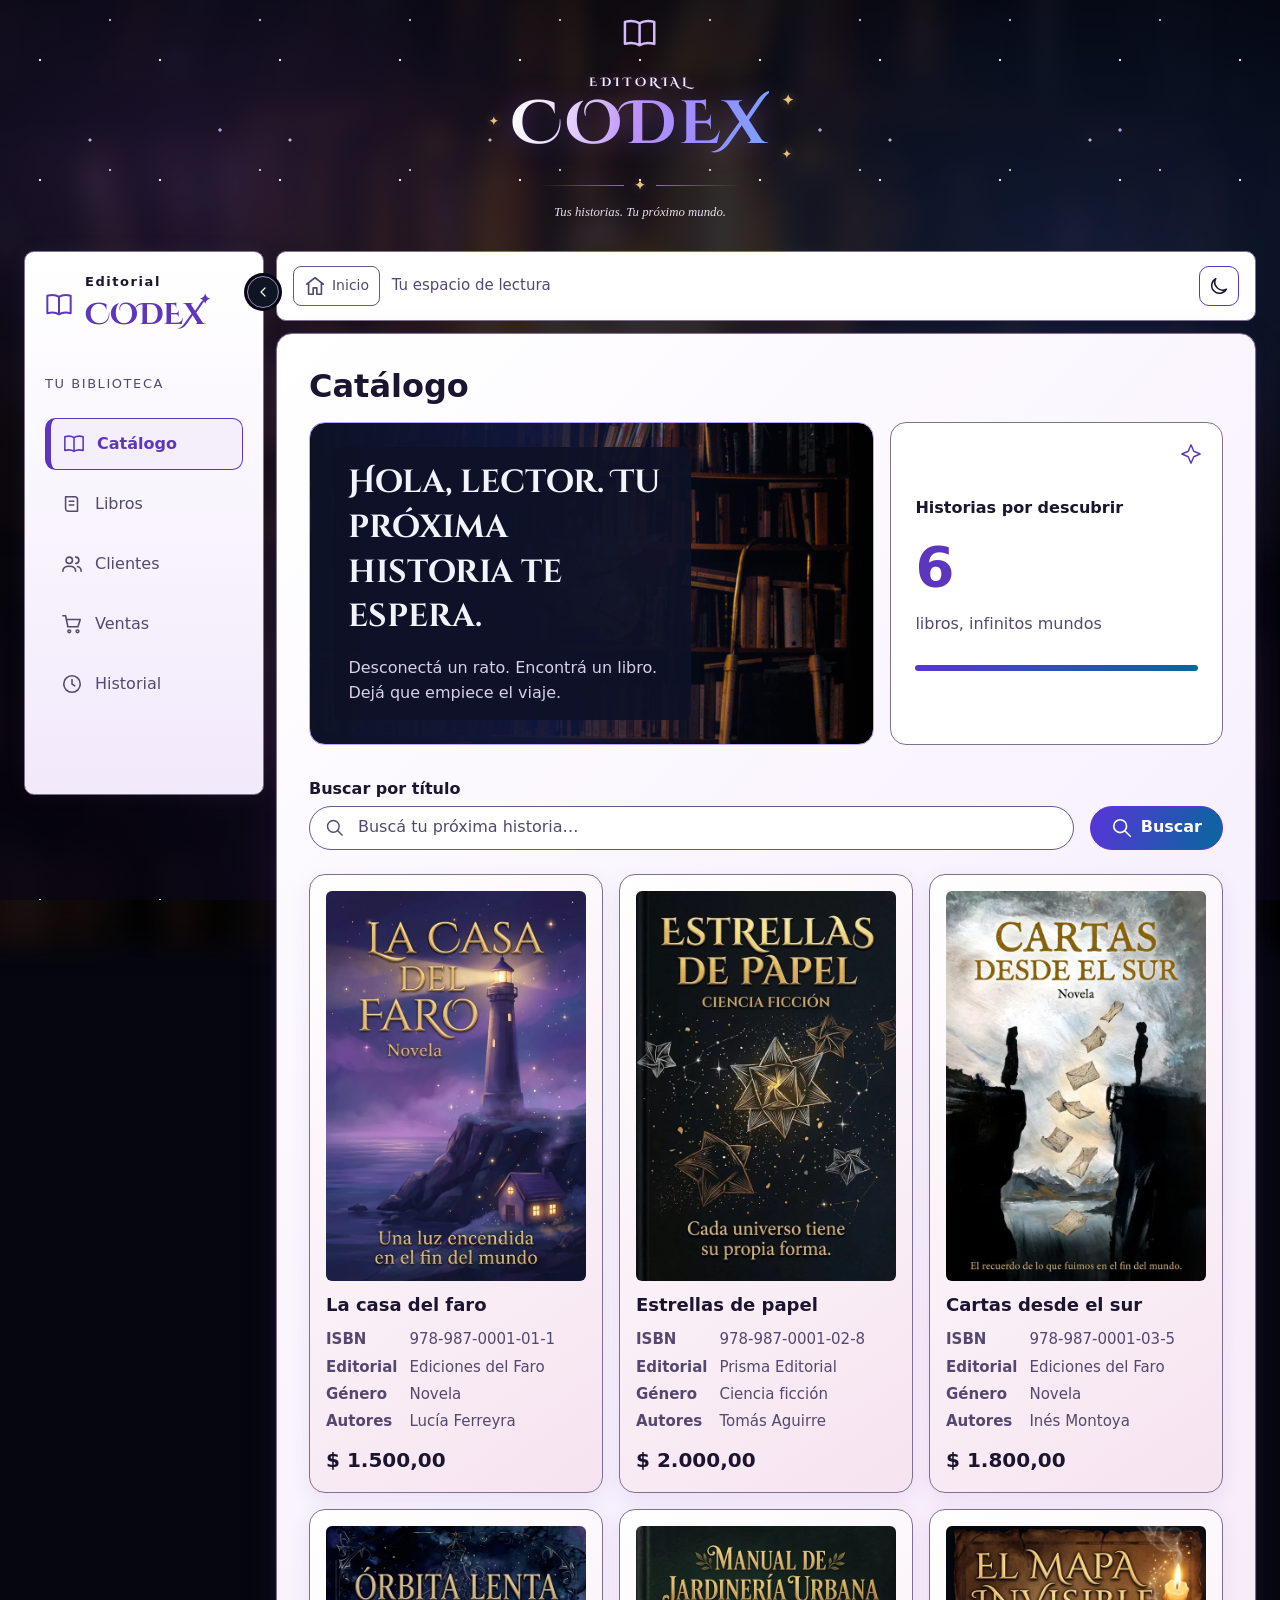
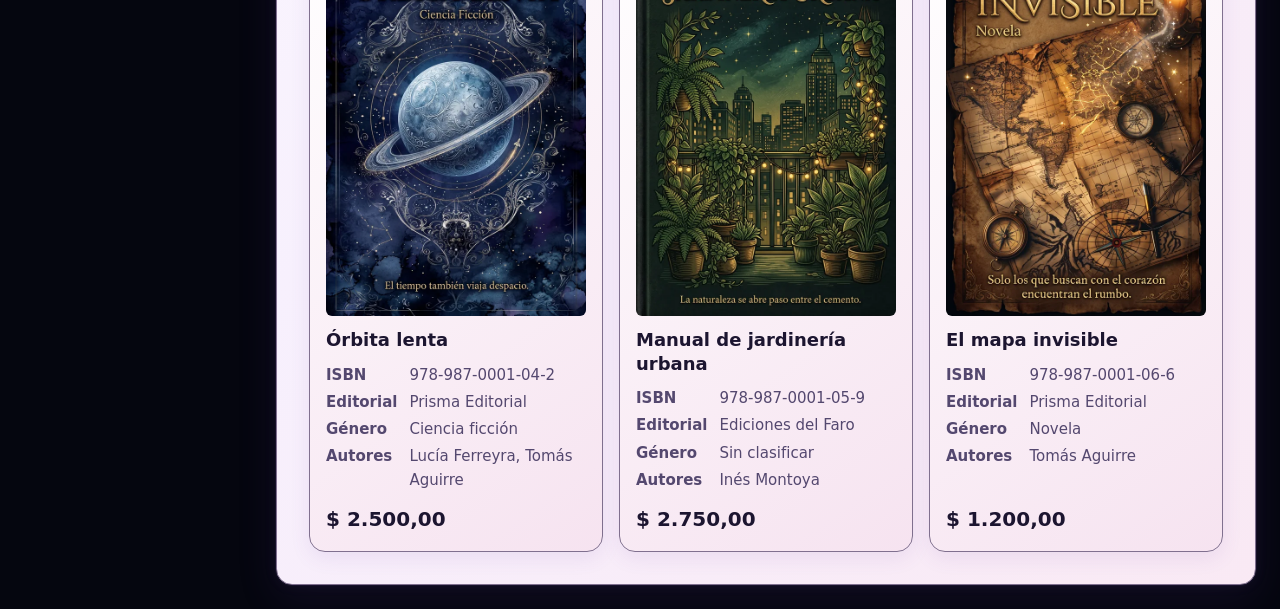
<file: frontend/index.html>
<!DOCTYPE html>
<html lang="es">
<head>
  <meta charset="UTF-8">
  <meta name="viewport" content="width=device-width, initial-scale=1">
  <title>Editorial Codex</title>
  <link rel="icon" href="assets/img/favicon.svg" type="image/svg+xml">
  <link rel="stylesheet" href="css/styles.css">
  <script src="js/data.js" defer></script>
  <script src="js/storage.js" defer></script>
  <script src="js/app.js" defer></script>
</head>
<body>
  <a class="salto" href="#contenido">Saltar al contenido</a>

  <header class="marca">
    <svg class="marca__libro" viewBox="0 0 24 24" aria-hidden="true" focusable="false"><path d="M12 5c-3-2-6-2-10-1v15c4-1 7-1 10 1 3-2 6-2 10-1V4c-4-1-7-1-10 1Zm0 0v15"/></svg>
    <h1 class="marca__titulo">
      <a class="marca__enlace" href="#catalogo"><span class="marca__editorial">Editorial</span> <span class="marca__codex">Codex</span><span class="marca__estrella marca__estrella--primera" aria-hidden="true">&#10022;</span><span class="marca__estrella marca__estrella--segunda" aria-hidden="true">&#10022;</span><span class="marca__estrella marca__estrella--tercera" aria-hidden="true">&#10022;</span></a>
    </h1>
    <div class="marca__ornamento" aria-hidden="true"><span>&#10022;</span></div>
    <p class="marca__lema">Tus historias. Tu próximo mundo.</p>
  </header>

  <div class="aplicacion">
    <div id="sidebar-velo" class="sidebar__velo"></div>

    <aside id="sidebar" class="sidebar" aria-label="Menú lateral">
      <div class="sidebar__cabecera">
        <svg class="sidebar__emblema" viewBox="0 0 24 24" aria-hidden="true" focusable="false"><path d="M12 5c-3-2-6-2-10-1v15c4-1 7-1 10 1 3-2 6-2 10-1V4c-4-1-7-1-10 1Zm0 0v15"/></svg>
        <p class="sidebar__marca"><span class="sidebar__editorial">Editorial</span><strong class="sidebar__codex">CODEX<span class="sidebar__estrella" aria-hidden="true">✦</span></strong></p>
        <button id="menu-cerrar" class="sidebar__cerrar" type="button" aria-controls="sidebar" aria-label="Cerrar menú"><svg class="boton__icono" viewBox="0 0 24 24" aria-hidden="true" focusable="false"><path d="m6 6 12 12M18 6 6 18"/></svg></button>
      </div>

      <p class="sidebar__rotulo">TU BIBLIOTECA</p>
      <nav id="nav-principal" class="navegacion" aria-label="Principal">
        <ul class="navegacion__lista">
          <li class="navegacion__item"><a class="navegacion__enlace" href="#catalogo"><svg class="navegacion__icono" viewBox="0 0 24 24" aria-hidden="true" focusable="false"><path d="M12 5c-3-2-6-2-10-1v15c4-1 7-1 10 1 3-2 6-2 10-1V4c-4-1-7-1-10 1Zm0 0v15"/></svg><span class="navegacion__texto">Catálogo</span><span class="navegacion__tooltip" aria-hidden="true">Catálogo</span></a></li>
          <li class="navegacion__item"><a class="navegacion__enlace" href="#libros"><svg class="navegacion__icono" viewBox="0 0 24 24" aria-hidden="true" focusable="false"><path d="M5 4h10a3 3 0 0 1 3 3v13H8a3 3 0 0 1-3-3Z"/><path d="M9 9h5M9 13h5"/></svg><span class="navegacion__texto">Libros</span><span class="navegacion__tooltip" aria-hidden="true">Libros</span></a></li>
          <li class="navegacion__item"><a class="navegacion__enlace" href="#clientes"><svg class="navegacion__icono" viewBox="0 0 24 24" aria-hidden="true" focusable="false"><circle cx="9" cy="8" r="3.5"/><path d="M2 20c0-3.500 3-5.500 7-5.500s7 2 7 5.500"/><path d="M16 4.500a3.500 3.500 0 0 1 0 7M18 14.800c2.500.6 4 2.400 4 5.200"/></svg><span class="navegacion__texto">Clientes</span><span class="navegacion__tooltip" aria-hidden="true">Clientes</span></a></li>
          <li class="navegacion__item"><a class="navegacion__enlace" href="#ventas"><svg class="navegacion__icono" viewBox="0 0 24 24" aria-hidden="true" focusable="false"><circle cx="9" cy="20" r="1.500"/><circle cx="18" cy="20" r="1.500"/><path d="M2 3h3l2.500 12h11L21 7H6"/></svg><span class="navegacion__texto">Ventas</span><span class="navegacion__tooltip" aria-hidden="true">Ventas</span></a></li>
          <li class="navegacion__item"><a class="navegacion__enlace" href="#historial"><svg class="navegacion__icono" viewBox="0 0 24 24" aria-hidden="true" focusable="false"><circle cx="12" cy="12" r="9"/><path d="M12 7v5l3 2"/></svg><span class="navegacion__texto">Historial</span><span class="navegacion__tooltip" aria-hidden="true">Historial</span></a></li>
        </ul>
      </nav>

      <button id="sidebar-colapsar" class="sidebar__colapsar" type="button" aria-controls="sidebar" aria-expanded="true" aria-label="Colapsar menú"><svg class="boton__icono" viewBox="0 0 24 24" aria-hidden="true" focusable="false"><path d="m9 6 6 6-6 6"/></svg></button>
    </aside>

    <div class="principal">
      <section class="barra" aria-label="Barra superior">
        <button id="menu-abrir" class="barra__hamburguesa" type="button" aria-controls="sidebar" aria-expanded="false" aria-label="Abrir menú"><svg class="boton__icono" viewBox="0 0 24 24" aria-hidden="true" focusable="false"><path d="M4 7h16M4 12h16M4 17h16"/></svg></button>
        <a class="barra__inicio" href="#catalogo"><svg class="boton__icono" viewBox="0 0 24 24" aria-hidden="true" focusable="false"><path d="m3 10 9-7 9 7M5 9v12h5v-7h4v7h5V9"/></svg>Inicio</a>
        <span class="barra__texto">Tu espacio de lectura</span>
        <button id="tema-alternar" class="tema-alternar" type="button" aria-pressed="false" aria-label="Activar tema claro"><svg class="tema-alternar__icono tema-alternar__icono--sol" viewBox="0 0 24 24" aria-hidden="true" focusable="false"><circle cx="12" cy="12" r="4"/><path d="M12 2v2m0 16v2M2 12h2m16 0h2M5 5l1.5 1.5m11 11L19 19M5 19l1.5-1.5m11-11L19 5"/></svg><svg class="tema-alternar__icono tema-alternar__icono--luna" viewBox="0 0 24 24" aria-hidden="true" focusable="false"><path d="M20 15.5A8.5 8.5 0 0 1 8.5 4 8.5 8.5 0 1 0 20 15.5Z"/></svg></button>
      </section>

      <main id="contenido" tabindex="-1">
  <div id="error-persistencia" class="mensaje mensaje--error" role="alert" hidden>
    <strong>Error de datos:</strong> Se detectó un problema con la información guardada y se restauraron los valores iniciales. Tus cambios recientes podrían no estar disponibles.
  </div>

        <!-- Vista: Catálogo -->
        <section id="catalogo" class="vista" aria-labelledby="titulo-catalogo">
          <h2 id="titulo-catalogo" class="vista__titulo" tabindex="-1">Catálogo</h2>
          <div class="bienvenida">
            <div class="bienvenida__banner">
              <div class="bienvenida__contenido">
              <p class="bienvenida__titulo">Hola, lector. Tu próxima historia te espera.</p>
              <p class="bienvenida__texto">Desconectá un rato. Encontrá un libro. Dejá que empiece el viaje.</p>
              </div>
            </div>
            <div class="bienvenida__resumen">
              <svg class="bienvenida__destello" viewBox="0 0 24 24" aria-hidden="true" focusable="false"><path d="m12 2 3 7 7 3-7 3-3 7-3-7-7-3 7-3Z"/></svg>
              <p class="bienvenida__etiqueta">Historias por descubrir</p>
              <p class="bienvenida__cantidad">6</p>
              <p class="bienvenida__detalle">libros, infinitos mundos</p>
              <span class="bienvenida__linea" aria-hidden="true"></span>
            </div>
          </div>

          <form id="form-busqueda" class="formulario formulario--busqueda" novalidate>
            <div class="formulario__campo">
              <label class="formulario__etiqueta" for="catalogo-busqueda">Buscar por título</label>
              <div class="formulario__buscador"><svg class="formulario__lupa" viewBox="0 0 24 24" aria-hidden="true" focusable="false"><circle cx="10" cy="10" r="7"/><path d="m15 15 6 6"/></svg><input class="formulario__control" type="search" id="catalogo-busqueda" name="busqueda" placeholder="Buscá tu próxima historia…"></div>
            </div>
            <div class="formulario__acciones">
              <button class="boton boton--primario boton--buscar" type="submit"><svg class="boton__icono" viewBox="0 0 24 24" aria-hidden="true" focusable="false"><circle cx="10" cy="10" r="7"/><path d="m15 15 6 6"/></svg>Buscar</button>
            </div>
          </form>

          <p id="catalogo-resultados" class="solo-lectores" role="status" aria-live="polite"></p>

          <p id="catalogo-sin-resultados" class="mensaje mensaje--vacio" hidden>No se encontraron libros que coincidan con la búsqueda.</p>
          <p id="catalogo-vacio" class="mensaje mensaje--vacio" hidden>Todavía no hay libros en el catálogo.</p>

          <div id="catalogo-lista" class="vista__lista">
            <!-- Las tarjetas se renderizan desde el array `libros` (C-04) -->
          </div>
        </section>

        <!-- Vista: Libros -->
        <section id="libros" class="vista" aria-labelledby="titulo-libros">
          <h2 id="titulo-libros" class="vista__titulo" tabindex="-1">Libros</h2>

          <form id="form-libro" class="formulario formulario--registro" novalidate>
            <div class="formulario__cabecera"><h3 class="formulario__titulo">Registrar libro</h3><p class="formulario__ayuda">Completá los datos del libro y elegí sus autores.</p></div>
            <div class="formulario__campo">
              <label class="formulario__etiqueta" for="libro-titulo">Título</label>
              <input class="formulario__control" type="text" id="libro-titulo" name="titulo">
            </div>
            <div class="formulario__campo">
              <label class="formulario__etiqueta" for="libro-isbn">ISBN</label>
              <input class="formulario__control" type="text" id="libro-isbn" name="isbn">
            </div>
            <div class="formulario__campo">
              <label class="formulario__etiqueta" for="libro-precio">Precio (ARS)</label>
              <input class="formulario__control" type="number" id="libro-precio" name="precio" step="0.01" inputmode="decimal">
            </div>
            <div class="formulario__campo">
              <label class="formulario__etiqueta" for="libro-editorial">Editorial</label>
              <select class="formulario__control" id="libro-editorial" name="editorialId">
                <option value="ed-1">Ediciones del Faro</option>
                <option value="ed-2">Prisma Editorial</option>
              </select>
            </div>
            <div class="formulario__campo">
              <label class="formulario__etiqueta" for="libro-genero">Género</label>
              <select class="formulario__control" id="libro-genero" name="generoId">
                <option value="">Sin clasificar</option>
                <option value="ge-1">Novela</option>
                <option value="ge-2">Ciencia ficción</option>
              </select>
            </div>
            <fieldset id="libro-autores" class="formulario__grupo">
              <legend class="formulario__leyenda">Autores</legend>
              <div class="formulario__opcion">
                <input type="checkbox" id="libro-autor-1" name="autorIds" value="au-1">
                <label for="libro-autor-1">Lucía Ferreyra</label>
              </div>
              <div class="formulario__opcion">
                <input type="checkbox" id="libro-autor-2" name="autorIds" value="au-2">
                <label for="libro-autor-2">Tomás Aguirre</label>
              </div>
              <div class="formulario__opcion">
                <input type="checkbox" id="libro-autor-3" name="autorIds" value="au-3">
                <label for="libro-autor-3">Inés Montoya</label>
              </div>
            </fieldset>
            <div class="formulario__acciones">
              <button class="boton boton--primario" type="submit">Guardar libro</button>
            </div>
          </form>

          <div id="libro-errores" class="mensaje mensaje--error" role="alert" hidden>
            <p>Error: el título es obligatorio.</p>
          </div>
          <p id="libro-mensaje" class="mensaje mensaje--exito" role="status" hidden>Libro guardado correctamente.</p>

          <section class="tabla-contenedor" tabindex="0" aria-label="Tabla de libros cargados">
            <table class="tabla">
              <caption class="tabla__titulo">Listado de libros</caption>
              <thead>
                <tr>
                  <th scope="col">Título</th>
                  <th scope="col">ISBN</th>
                  <th scope="col">Editorial</th>
                  <th scope="col">Género</th>
                  <th scope="col">Autores</th>
                  <th scope="col">Precio</th>
                </tr>
              </thead>
              <tbody id="libros-tabla">
                <!-- Las filas se renderizan desde el array `libros` (C-04) -->
              </tbody>
            </table>
          </section>
          <p id="libros-vacio" class="mensaje mensaje--vacio" hidden>Todavía no hay libros cargados.</p>
        </section>

        <!-- Vista: Clientes -->
        <section id="clientes" class="vista" aria-labelledby="titulo-clientes">
          <h2 id="titulo-clientes" class="vista__titulo" tabindex="-1">Clientes</h2>

          <form id="form-cliente" class="formulario formulario--registro" novalidate>
            <div class="formulario__cabecera"><h3 class="formulario__titulo">Registrar cliente</h3><p class="formulario__ayuda">Completá el nombre y el correo electrónico del cliente.</p></div>
            <div class="formulario__campo">
              <label class="formulario__etiqueta" for="cliente-nombre">Nombre completo</label>
              <input class="formulario__control" type="text" id="cliente-nombre" name="nombreCompleto">
            </div>
            <div class="formulario__campo">
              <label class="formulario__etiqueta" for="cliente-email">Email</label>
              <input class="formulario__control" type="email" id="cliente-email" name="email">
            </div>
            <div class="formulario__acciones">
              <button class="boton boton--primario" type="submit">Guardar cliente</button>
            </div>
          </form>

          <div id="cliente-errores" class="mensaje mensaje--error" role="alert" hidden>
            <p>Error: el email no tiene un formato válido.</p>
          </div>
          <p id="cliente-mensaje" class="mensaje mensaje--exito" role="status" hidden>Cliente guardado correctamente.</p>

          <section class="tabla-contenedor" tabindex="0" aria-label="Tabla de clientes cargados">
            <table class="tabla">
              <caption class="tabla__titulo">Listado de clientes</caption>
              <thead>
                <tr>
                  <th scope="col">Nombre completo</th>
                  <th scope="col">Email</th>
                </tr>
              </thead>
              <tbody id="clientes-tabla">
                <!-- Las filas se renderizan desde el array `clientes` (C-04) -->
              </tbody>
            </table>
          </section>
          <p id="clientes-vacio" class="mensaje mensaje--vacio" hidden>Todavía no hay clientes cargados.</p>
        </section>

        <!-- Vista: Ventas -->
        <section id="ventas" class="vista" aria-labelledby="titulo-ventas">
          <h2 id="titulo-ventas" class="vista__titulo" tabindex="-1">Ventas</h2>

          <form id="form-venta" class="formulario formulario--registro" novalidate>
            <div class="formulario__cabecera"><h3 class="formulario__titulo">Registrar venta</h3><p class="formulario__ayuda">Elegí el cliente y agregá los libros de la venta.</p></div>
            <div class="formulario__campo">
              <label class="formulario__etiqueta" for="venta-cliente">Cliente</label>
              <select class="formulario__control" id="venta-cliente" name="clienteId">
                <option value="">Elegí un cliente</option>
                <option value="cl-1">Carla Benítez</option>
                <option value="cl-2">Martín Sosa</option>
                <option value="cl-3">Julieta Rinaldi</option>
              </select>
            </div>
            <div class="formulario__campo">
              <label class="formulario__etiqueta" for="venta-libro">Libro</label>
              <select class="formulario__control" id="venta-libro" name="libroId">
                <option value="">Elegí un libro</option>
                <option value="li-1">La casa del faro</option>
                <option value="li-2">Estrellas de papel</option>
                <option value="li-3">Cartas desde el sur</option>
                <option value="li-4">Órbita lenta</option>
                <option value="li-5">Manual de jardinería urbana</option>
                <option value="li-6">El mapa invisible</option>
              </select>
            </div>
            <div class="formulario__campo">
              <label class="formulario__etiqueta" for="venta-cantidad">Cantidad</label>
              <input class="formulario__control" type="number" id="venta-cantidad" name="cantidad" value="1" inputmode="numeric">
            </div>
            <div class="formulario__acciones">
              <button class="boton boton--secundario" type="button" id="venta-agregar">Agregar renglón</button>
            </div>

            <section class="tabla-contenedor" tabindex="0" aria-label="Tabla de renglones de la venta">
              <table class="tabla">
                <caption class="tabla__titulo">Renglones de la venta</caption>
                <thead>
                  <tr>
                    <th scope="col">Libro</th>
                    <th scope="col">Cantidad</th>
                    <th scope="col">Precio unitario</th>
                    <th scope="col">Subtotal</th>
                    <th scope="col">Acción</th>
                  </tr>
                </thead>
                <tbody id="venta-renglones">
                  <!-- Los renglones se renderizan desde el borrador de la venta (C-08) -->
                </tbody>
              </table>
            </section>
            <p id="venta-renglones-vacio" class="mensaje mensaje--vacio" hidden>Todavía no agregaste libros a la venta.</p>

            <p class="resumen-venta">Total: <strong id="venta-total" class="resumen-venta__total">$&nbsp;0,00</strong></p>

            <div class="formulario__acciones">
              <button class="boton boton--primario" type="submit" id="venta-confirmar">Confirmar venta</button>
            </div>
          </form>

          <div id="venta-errores" class="mensaje mensaje--error" role="alert" hidden>
            <p>Error: agregá al menos un libro a la venta.</p>
          </div>
          <p id="venta-mensaje" class="mensaje mensaje--exito" role="status" hidden>Venta V-0003 registrada correctamente.</p>
        </section>

        <!-- Vista: Historial -->
        <section id="historial" class="vista" aria-labelledby="titulo-historial">
          <h2 id="titulo-historial" class="vista__titulo" tabindex="-1">Historial</h2>

          <section class="tabla-contenedor" tabindex="0" aria-label="Tabla de ventas registradas">
            <table class="tabla">
              <caption class="tabla__titulo">Ventas registradas</caption>
              <thead>
                <tr>
                  <th scope="col">Id</th>
                  <th scope="col">Fecha</th>
                  <th scope="col">Cliente</th>
                  <th scope="col">Total</th>
                  <th scope="col">Acción</th>
                </tr>
              </thead>
              <tbody id="historial-tabla">
                <!-- Las filas se renderizan desde el array `ventas` (C-10) -->
              </tbody>
            </table>
          </section>
          <p id="historial-vacio" class="mensaje mensaje--vacio" hidden>Todavía no hay ventas registradas.</p>

          <div id="historial-detalle" class="detalle-venta" hidden>
            <h3 class="detalle-venta__titulo" tabindex="-1"></h3>
            <section class="tabla-contenedor" tabindex="0" aria-label="Tabla de renglones de la venta seleccionada">
              <table class="tabla">
                <caption class="tabla__titulo"></caption>
                <thead>
                  <tr>
                    <th scope="col">Libro</th>
                    <th scope="col">Cantidad</th>
                    <th scope="col">Precio unitario</th>
                    <th scope="col">Subtotal</th>
                  </tr>
                </thead>
                <tbody>
                  <!-- Los renglones guardados se escriben al abrir el detalle (C-10) -->
                </tbody>
              </table>
            </section>
            <p class="detalle-venta__total">Total: <strong></strong></p>
          </div>
        </section>

      </main>
    </div>
  </div>
</body>
</html>
</file>
<file: frontend/css/styles.css>
/* Editorial Codex - hoja de estilos única (C-02, grupo A).
   Orden (design D5): fuente -> tokens/temas -> base y utilidades -> marca y fondo
   -> layout -> componentes -> vistas -> media queries (mobile-first) -> movimiento reducido. */

/* ==========================================================================
   1. Fuente local (Cinzel Decorative, licencia OFL en fonts/OFL.txt)
   ========================================================================== */
@font-face {
  font-family: "Cinzel Decorative";
  src: url("../fonts/CinzelDecorative-Bold.ttf") format("truetype");
  font-weight: 700;
  font-style: normal;
  font-display: swap;
}

/* ==========================================================================
   2. Tokens y temas (D4). Oscuro por defecto; claro con data-tema="claro".
   ========================================================================== */
:root {
  color-scheme: dark;

  /* Superficies y bordes. Las superficies grandes llevan degradé (ver abajo). */
  --color-bg: #05060f;
  --color-surface: #120a20;
  --color-surface-2: #1d1030;
  --color-borde: #5b2f7e;
  --color-linea: #3a2152;
  --color-borde-campo: #9a8cc0;

  /* Texto y acentos. */
  --color-text: #f2f4fc;
  --color-text-suave: #c3bfdc;
  --color-accent: #b6a6ff;
  --color-sobre-accent: #080d17;
  --color-acento-rosa: #c9a6e8;
  --color-error: #ff9b9b;
  --color-exito: #8be0ae;
  --color-foco: #ffd166;
  --color-foco-marca: #ffd166;

  /* Degradés sobrios ciruela profundo / azul noche (D20; sin magenta). Regla: el
     contraste del texto se calcula contra el tramo MÁS CLARO de cada degradé; si no
     llega a 4.5:1 se oscurece el degradé, nunca el texto. Tramo más claro de main:
     #251a3a (los demás se redefinen en la sección 12). */
  --degrade-superficie: linear-gradient(135deg, #251a3a 0%, #161a33 55%, #0a0d19 100%);
  --degrade-sidebar: linear-gradient(180deg, #101824, #0d1420);
  --degrade-tarjeta: linear-gradient(145deg, #182133, #0e1623);
  --degrade-tabla: linear-gradient(145deg, #182133, #0e1623);

  /* Brillo suave violeta apagado alrededor de las superficies. */
  --sombra-brillo: 0 0 0 1px rgba(150, 125, 210, 0.1), 0 0 18px rgba(130, 100, 200, 0.12), 0 18px 50px rgba(0, 0, 0, 0.45);
  --sombra-brillo-suave: 0 0 12px rgba(130, 100, 200, 0.1), 0 8px 24px rgba(0, 0, 0, 0.35);

  --espacio-1: 0.25rem;
  --espacio-2: 0.5rem;
  --espacio-3: 0.75rem;
  --espacio-4: 1rem;
  --espacio-5: 1.5rem;
  --espacio-6: 2rem;

  --radio-s: 0.375rem;
  --radio-m: 0.625rem;
  --radio-l: 1rem;

  --sombra: 0 20px 60px rgba(0, 0, 0, 0.35);

  --fuente-marca: "Cinzel Decorative", Georgia, "Times New Roman", serif;
  --fuente-base: "Segoe UI", system-ui, -apple-system, Roboto, Arial, sans-serif;
}

/* Tema claro: lavanda y rosa pálido SOLO en los paneles (sidebar, barra, main y sus
   tarjetas, tablas y formularios). El fondo de la página y el encabezado son los del
   tema oscuro (D21): por eso acá NO se redefine --color-bg (fondo de la página, usado
   también por el halo del botón de colapsar). El tramo crítico de cada degradé es el MÁS OSCURO. */
:root[data-tema="claro"] {
  color-scheme: light;

  --color-surface: #ffffff;
  --color-surface-2: #f5effc;
  --color-borde: #bfa5de;
  --color-linea: #dccff0;
  --color-borde-campo: #66598c;
  --color-text: #1c1530;
  --color-text-suave: #54486f;
  --color-accent: #5c37bd;
  --color-sobre-accent: #ffffff;
  --color-acento-rosa: #8a3d84;
  --color-error: #a8201a;
  --color-exito: #17663a;
  --color-foco: #1b4fd8;

  --degrade-superficie: linear-gradient(135deg, #ffffff 0%, #f7f0fd 55%, #f9e9f4 100%);
  --degrade-sidebar: linear-gradient(180deg, #ffffff 0%, #f2e9fb 60%, #f7e4f1 100%);
  --degrade-tarjeta: linear-gradient(145deg, #ffffff 0%, #f3ebfc 60%, #f6e3f0 100%);
  --degrade-tabla: linear-gradient(145deg, #ffffff 0%, #f4ecfb 60%, #f5e3f0 100%);

  --sombra-brillo: 0 0 0 1px rgba(120, 90, 180, 0.08), 0 0 14px rgba(120, 90, 180, 0.08), 0 14px 40px rgba(90, 60, 150, 0.14);
  --sombra-brillo-suave: 0 0 8px rgba(120, 90, 180, 0.08), 0 6px 18px rgba(90, 60, 150, 0.1);
  --sombra: 0 20px 60px rgba(36, 55, 98, 0.16);
}

/* ==========================================================================
   3. Base y utilidades
   ========================================================================== */
*,
*::before,
*::after {
  box-sizing: border-box;
}

html {
  scroll-padding-top: var(--espacio-4);
}

body {
  margin: 0;
  min-height: 100vh;
  background: var(--color-bg);
  color: var(--color-text);
  font-family: var(--fuente-base);
  font-size: 1rem;
  line-height: 1.55;
  overflow-wrap: anywhere;
}

h1,
h2,
h3,
p,
dl,
dd,
ul,
ol,
figure {
  margin: 0;
}

button,
input,
select,
textarea {
  font: inherit;
  color: inherit;
}

a {
  color: var(--color-accent);
}

/* Se conserva de C-01: los mensajes y vistas ocultas no se muestran. */
[hidden] {
  display: none !important;
}

/* Utilidad: oculto a la vista, disponible para lectores de pantalla. */
.solo-lectores {
  position: absolute;
  width: 1px;
  height: 1px;
  padding: 0;
  margin: -1px;
  overflow: hidden;
  clip-path: inset(50%);
  white-space: nowrap;
  border: 0;
}

/* Foco visible (se conserva de C-01 y se refuerza). */
:focus-visible {
  outline: 3px solid var(--color-foco);
  outline-offset: 3px;
}

/* Foco por programa (h2 y main con tabindex="-1"): sin contorno si no es por teclado. */
[tabindex="-1"]:focus:not(:focus-visible) {
  outline: none;
}

/* Enlace "Saltar al contenido": fuera de pantalla hasta recibir foco. */
.salto {
  position: absolute;
  top: var(--espacio-2);
  left: var(--espacio-2);
  z-index: 100;
  padding: var(--espacio-3) var(--espacio-4);
  border-radius: var(--radio-s);
  background: var(--color-surface);
  color: var(--color-text);
  font-weight: 700;
  transform: translateY(-200%);
}

.salto:focus {
  transform: none;
}

/* ==========================================================================
   4. Fondo galáctico decorativo (solo CSS, sin imágenes)
   body::before = nebulosas ciruela / azul noche (rosa solo como toque muy tenue) sobre base negro azulado.
   body::after  = estrellas chicas (capas de radial-gradient repetidas).
   html::before = foto de la biblioteca (assets/img/banner-biblioteca.jpg) difuminada
   y oscurecida, por debajo de la galaxia. Las tres capas son IDÉNTICAS en ambos temas (D21).
   Todos son fijos, decorativos (pointer-events: none, content vacío: no entran
   en el árbol de accesibilidad) y quedan detrás de todo el contenido.
   Apilado (contexto raíz; el fondo de body se pinta en el canvas, por debajo de todo):
   html::before (-4) < body::before (-3) < body::after (-2) < contenido (auto).
   ========================================================================== */
html::before,
body::before,
body::after {
  content: "";
  position: fixed;
  pointer-events: none;
}

/* Foto de la biblioteca: muy difuminada, oscurecida y agrandada (scale 1.1) para
   que los bordes desenfocados queden fuera de la pantalla. Un tinte cálido suave
   (va dentro del mismo filtro) hace que la luz de las estrellas se lea como un
   resplandor dorado. Es solo atmósfera: la galaxia va encima y manda. Es fija
   (inset: 0), así que no genera scroll horizontal, y no se anima. */
html::before {
  inset: 0;
  z-index: -4;
  background:
    radial-gradient(ellipse 70% 60% at 50% 45%, rgba(255, 176, 96, 0.22), transparent 75%),
    url("../assets/img/banner-biblioteca.jpg") center / cover no-repeat;
  filter: blur(12px) brightness(0.5);
  transform: scale(1.1);
}

/* El velo galáctico (opacity 0.65) deja adivinar la biblioteca detrás. Paleta
   desaturada (D20): ciruela profundo y azul noche; el rosa es apenas un toque. */
body::before {
  inset: 0;
  z-index: -3;
  opacity: 0.65;
  background:
    radial-gradient(ellipse 55% 45% at 15% 20%, rgba(112, 66, 160, 0.36), transparent 70%),
    radial-gradient(ellipse 60% 50% at 85% 30%, rgba(48, 92, 180, 0.38), transparent 72%),
    radial-gradient(ellipse 70% 55% at 55% 85%, rgba(94, 62, 150, 0.34), transparent 70%),
    radial-gradient(ellipse 40% 35% at 30% 65%, rgba(150, 70, 130, 0.14), transparent 70%),
    linear-gradient(180deg, #070a18 0%, #05060f 60%, #0a0618 100%);
}

/* Estrellas: cada capa se repite con un mosaico que divide a 600 px, así el
   desplazamiento de 600 px de la animación cierra el ciclo sin saltos. El
   elemento es 600 px más grande arriba y a la izquierda; al ser fijo no genera scroll. */
body::after {
  inset: -600px 0 0 -600px;
  z-index: -2;
  background-image:
    radial-gradient(circle at 40px 60px, rgba(255, 255, 255, 0.9) 0 1px, transparent 1.6px),
    radial-gradient(circle at 110px 20px, rgba(255, 255, 255, 0.7) 0 1px, transparent 1.6px),
    radial-gradient(circle at 90px 140px, rgba(235, 220, 255, 0.8) 0 1.2px, transparent 1.9px),
    radial-gradient(circle at 220px 130px, rgba(215, 200, 255, 0.8) 0 1.3px, transparent 2px),
    radial-gradient(circle at 420px 300px, rgba(255, 255, 255, 0.95) 0 1.6px, transparent 2.4px);
  background-size: 120px 120px, 150px 150px, 200px 200px, 300px 300px, 600px 600px;
}

/* Tema claro (D21): sin reglas propias. La página (foto, nebulosas, estrellas) y el
   encabezado son los mismos que en el tema oscuro; solo los paneles se aclaran. */

/* ==========================================================================
   5. Marca (título "Editorial Codex")
   Encabezado TRANSPARENTE en ambos temas (D20, D21). Se ve la biblioteca difuminada y la
   nebulosa de la página; detrás del título hay un resplandor violeta y, para el
   contraste, un velo oscuro radial difuso (.marca::before), nunca una franja.
   ========================================================================== */
.marca {
  --marca-texto: #f3eaff;
  --marca-dorado: #e8c47a;
  /* Degradé de "CODEX" (D20): blanco -> lila -> violeta -> azul. Tramo más oscuro: #9a8cff. */
  --marca-degrade: linear-gradient(100deg, #ffffff 0%, #e4d0ff 24%, #bc92f8 48%, #9a8cff 72%, #78a2ff 100%);
  /* Velo oscuro central (contraste) y resplandor violeta (atmósfera). */
  --marca-velo: 8, 5, 18;
  --marca-brillo: 120, 84, 210;

  position: relative;
  display: flex;
  flex-direction: column;
  align-items: center;
  gap: 0.4rem; /* 80 % de --espacio-2 */
  padding: 1.2rem 0.8rem 0.8rem; /* 80 % de --espacio-5 / --espacio-4 */
  background: transparent;
  border-bottom: 1px solid var(--color-borde);
  box-shadow: none;
  color: var(--marca-texto);
  text-align: center;
  overflow-x: clip; /* el velo nunca genera scroll horizontal */
}

/* Velo + resplandor detrás del título. z-index -1 sin crear contexto de apilado en
   .marca: queda por encima de la galaxia y de las estrellas pero por debajo de todo
   el contenido y de los paneles (que son opacos), así el borde inferior del velo
   se oculta debajo de ellos. Radios en rem / % (el ancho es min(34rem, 100 %)): sin
   franja ni desborde. Opacidad del velo: 0.85 en el centro, 0.82 hasta el 55 % del
   radio, 0.61 al 75 %, 0.28 al 90 % y 0 al 100 % (README, "Marca"). */
.marca::before {
  content: "";
  position: absolute;
  inset: -1rem 0 -1.5rem;
  z-index: -1;
  pointer-events: none;
  background:
    radial-gradient(ellipse min(24rem, 90%) 6.5rem at 50% 49%, rgba(var(--marca-brillo), 0.25) 0%, rgba(var(--marca-brillo), 0.12) 45%, transparent 100%),
    radial-gradient(ellipse min(34rem, 100%) 9.5rem at 50% 49%, rgba(var(--marca-velo), 0.85) 0%, rgba(var(--marca-velo), 0.82) 55%, rgba(var(--marca-velo), 0.61) 75%, rgba(var(--marca-velo), 0.28) 90%, rgba(var(--marca-velo), 0) 100%);
}

/* Foco sobre el encabezado (fondo oscuro en ambos temas): amarillo propio. */
.marca :focus-visible {
  outline-color: var(--color-foco-marca);
}

.marca__titulo {
  font-family: var(--fuente-marca);
  font-weight: 700;
  line-height: 1.2;
}

.marca__enlace {
  position: relative;
  display: inline-flex;
  flex-direction: column;
  align-items: center;
  padding: 0.4rem 1.8rem; /* 80 % de --espacio-2 / 2.25rem */
  color: var(--marca-texto);
  text-decoration: none;
  border-radius: var(--radio-m);
}

.marca__editorial {
  font-size: clamp(0.9rem, 3.6vw, 1.3rem); /* 80 % */
  text-shadow: 0 0 8px rgba(162, 119, 236, 0.45);
}

/* "CODEX": color sólido de respaldo; degradé blanco-lila-violeta-azul donde hay background-clip: text. */
.marca__codex {
  font-size: clamp(1.4rem, 7.2vw, 2.8rem); /* 80 % */
  letter-spacing: 0.04em;
  text-transform: uppercase;
  color: var(--marca-texto);
  filter: drop-shadow(0 0 12px rgba(166, 106, 255, 0.35));
}

@supports ((-webkit-background-clip: text) or (background-clip: text)) {
  .marca__codex {
    background-image: var(--marca-degrade);
    background-size: 100% 100%;
    -webkit-background-clip: text;
    background-clip: text;
    color: transparent;
  }
}

/* Estrellas doradas decorativas (aria-hidden en el HTML). */
.marca__estrella {
  position: absolute;
  font-family: Georgia, "Times New Roman", serif;
  font-size: 0.7rem; /* 80 % de 0.875rem */
  line-height: 1;
  color: var(--marca-dorado);
  text-shadow: 0 0 9px rgba(232, 196, 122, 0.44);
  opacity: 0.55;
  pointer-events: none;
}

.marca__estrella--primera {
  top: 48%;
  left: 0.4rem;
}

.marca__estrella--segunda {
  top: 26%;
  right: 0.2rem;
  font-size: 0.85rem; /* 80 % de 1.0625rem */
}

.marca__estrella--tercera {
  bottom: 8%;
  right: 0.4rem;
}

/* Ornamento debajo del título: líneas doradas con una estrella al centro. */
.marca__ornamento {
  display: flex;
  align-items: center;
  justify-content: center;
  gap: 0.6rem; /* 80 % de --espacio-3 */
  width: min(12.8rem, 75%); /* 80 % de 16rem */
  color: var(--marca-dorado);
  pointer-events: none;
}

.marca__ornamento::before,
.marca__ornamento::after {
  content: "";
  flex: 1;
  height: 1px;
  background: linear-gradient(to right, transparent, rgba(232, 196, 122, 0.6));
}

.marca__ornamento::after {
  background: linear-gradient(to left, transparent, rgba(232, 196, 122, 0.6));
}

.marca__ornamento span {
  font-size: 0.9rem; /* 80 % de 1.125rem */
  line-height: 1.5;
  text-shadow: 0 0 10px rgba(232, 196, 122, 0.31);
}

/* Hover y foco: más brillo y estrellas más intensas y giradas (estático; el movimiento va aparte). */
.marca__enlace:hover .marca__codex,
.marca__enlace:focus-visible .marca__codex {
  filter: drop-shadow(0 0 16px rgba(203, 166, 255, 0.85));
}

.marca__enlace:hover .marca__editorial,
.marca__enlace:focus-visible .marca__editorial {
  text-shadow: 0 0 14px rgba(203, 166, 255, 0.85);
}

.marca__enlace:hover .marca__estrella,
.marca__enlace:focus-visible .marca__estrella {
  opacity: 1;
  text-shadow: 0 0 12px rgba(232, 196, 122, 0.7);
  transform: rotate(18deg) scale(1.25);
}

@media (prefers-reduced-motion: no-preference) {
  .marca__estrella {
    transition: opacity 0.4s ease, transform 0.4s ease;
  }

  .marca__enlace:hover .marca__codex,
  .marca__enlace:focus-visible .marca__codex {
    animation: marca-titilar 3.5s ease-in-out infinite;
  }

  .marca__enlace:hover .marca__estrella,
  .marca__enlace:focus-visible .marca__estrella {
    animation: marca-titilar 1.8s ease-in-out infinite;
  }

  .marca__enlace:hover .marca__estrella--segunda,
  .marca__enlace:focus-visible .marca__estrella--segunda {
    animation-delay: 0.5s;
  }

  .marca__enlace:hover .marca__estrella--tercera,
  .marca__enlace:focus-visible .marca__estrella--tercera {
    animation-delay: 1s;
  }
}

@keyframes marca-titilar {
  0%,
  100% {
    opacity: 0.6;
  }
  50% {
    opacity: 1;
  }
}

/* Alto contraste de Windows: sin degradé ni sombras, el texto usa el color del sistema. */
@media (forced-colors: active) {
  .marca__codex {
    background: none;
    -webkit-background-clip: border-box;
    background-clip: border-box;
    color: CanvasText;
    filter: none;
  }

  .marca__editorial,
  .marca__estrella,
  .marca__ornamento span {
    text-shadow: none;
  }

  .marca__estrella,
  .marca__ornamento {
    color: CanvasText;
  }

  .marca__ornamento::before,
  .marca__ornamento::after {
    background: CanvasText;
  }
}

/* ==========================================================================
   6. Layout base (mobile-first): aplicación, sidebar, barra y contenido
   ========================================================================== */
.aplicacion {
  display: grid;
  grid-template-columns: minmax(0, 1fr);
  gap: var(--espacio-3);
  width: calc(100% - 2 * var(--espacio-3));
  max-width: 80rem;
  margin: var(--espacio-3) auto var(--espacio-5);
}

.principal {
  display: flex;
  flex-direction: column;
  gap: var(--espacio-3);
  min-width: 0;
}

/* Sidebar: sin JS es un bloque de enlaces visible en cualquier ancho (D3). */
.sidebar {
  position: relative;
  display: flex;
  flex-direction: column;
  gap: var(--espacio-3);
  min-width: 0;
  padding: var(--espacio-3);
  background: var(--degrade-sidebar);
  border: 1px solid var(--color-borde);
  border-radius: var(--radio-m);
  box-shadow: var(--sombra-brillo);
}

.sidebar__cabecera {
  display: flex;
  align-items: center;
  justify-content: space-between;
  gap: var(--espacio-2);
}

.sidebar__emblema {
  width: 1.75rem;
  height: 1.75rem;
  color: var(--color-accent);
  fill: none;
  stroke: currentColor;
  stroke-width: 1.7;
  stroke-linecap: round;
  stroke-linejoin: round;
}

.sidebar__colapsar,
.sidebar__cerrar,
.barra__hamburguesa {
  display: none;
}

.sidebar__velo {
  display: none;
}

/* Navegación */
.navegacion__lista {
  display: grid;
  gap: var(--espacio-1);
  margin: 0;
  padding: 0;
  list-style: none;
}

.navegacion__item {
  min-width: 0;
}

.navegacion__enlace {
  position: relative;
  display: flex;
  align-items: center;
  gap: var(--espacio-3);
  min-height: 2.75rem;
  padding: var(--espacio-2) var(--espacio-3);
  border: 1px solid transparent;
  border-left: 4px solid transparent;
  border-radius: var(--radio-s);
  color: var(--color-text);
  text-decoration: none;
}

.navegacion__enlace:hover {
  background: var(--color-surface-2);
  border-color: var(--color-acento-rosa);
}

.navegacion__icono {
  flex: none;
  width: 1.375rem;
  height: 1.375rem;
  fill: none;
  stroke: currentColor;
  stroke-width: 1.7;
  stroke-linecap: round;
  stroke-linejoin: round;
}

.navegacion__tooltip {
  display: none;
}

/* Vista activa (aria-current="page"): fondo + borde izquierdo grueso + peso, no solo color. */
.navegacion__enlace[aria-current="page"] {
  background: var(--color-surface-2);
  border-color: var(--color-acento-rosa);
  border-left-width: 6px;
  font-weight: bold;
}

/* Se conserva de C-01: subrayado grueso en la página actual. */
.navegacion__enlace[aria-current="page"] {
  text-decoration: underline;
  text-decoration-thickness: 4px;
  text-underline-offset: 4px;
}

/* Barra superior (solo con JS): hamburguesa a la izquierda, tema a la derecha. */
.barra {
  display: flex;
  align-items: center;
  gap: var(--espacio-3);
}

html:not(.js) .barra {
  display: none;
}

main {
  min-width: 0;
  padding: var(--espacio-4);
  background: var(--degrade-superficie);
  border: 1px solid var(--color-borde);
  border-radius: var(--radio-l);
  box-shadow: var(--sombra-brillo);
}

/* Con JS en celular (< 1024 px): la sidebar es un panel fuera de pantalla (D8).
   visibility: hidden la saca del orden de Tab mientras está cerrada. */
html.js .sidebar {
  position: fixed;
  top: 0;
  bottom: 0;
  left: 0;
  z-index: 50;
  width: min(18rem, 85vw);
  overflow-y: auto;
  border-radius: 0 var(--radio-m) var(--radio-m) 0;
  transform: translateX(-100%);
  visibility: hidden;
}

html.js .aplicacion--menu-abierto .sidebar {
  transform: none;
  visibility: visible;
}

html.js .aplicacion--menu-abierto .sidebar__velo {
  position: fixed;
  inset: 0;
  z-index: 40;
  display: block;
  background: rgba(8, 13, 23, 0.7);
}

html.js .sidebar__cerrar,
html.js .barra__hamburguesa {
  display: inline-flex;
}

/* ==========================================================================
   7. Botones de la barra y de la sidebar (hamburguesa, cerrar, colapsar, tema)
   ========================================================================== */
.barra__hamburguesa,
.sidebar__cerrar,
.sidebar__colapsar,
.tema-alternar {
  align-items: center;
  justify-content: center;
  min-width: 2.75rem;
  min-height: 2.75rem;
  padding: var(--espacio-2);
  border: 2px solid var(--color-borde-campo);
  border-radius: var(--radio-m);
  background: var(--color-surface-2);
  color: var(--color-text);
  cursor: pointer;
}

.barra__hamburguesa:hover,
.sidebar__cerrar:hover,
.sidebar__colapsar:hover,
.tema-alternar:hover {
  border-color: var(--color-acento-rosa);
}

.boton__icono {
  width: 1.375rem;
  height: 1.375rem;
  fill: none;
  stroke: currentColor;
  stroke-width: 1.8;
  stroke-linecap: round;
  stroke-linejoin: round;
}

/* Botón de tema: solo con JS (html.js, D3). */
.tema-alternar {
  display: none;
  margin-left: auto;
}

html.js .tema-alternar {
  display: inline-flex;
}

.tema-alternar__icono {
  font-size: 1.25rem;
  line-height: 1;
}

/* Estado marcado (tema claro activo): borde más grueso además del color. */
.tema-alternar[aria-pressed="true"] {
  border-width: 4px;
  border-color: var(--color-accent);
}

/* ==========================================================================
   8. Componentes
   ========================================================================== */

/* Botón (primario / secundario) */
.boton {
  display: inline-flex;
  align-items: center;
  justify-content: center;
  min-height: 2.75rem;
  padding: var(--espacio-2) var(--espacio-5);
  border: 2px solid var(--color-accent);
  border-radius: var(--radio-m);
  font-weight: 700;
  text-align: center;
  cursor: pointer;
}

.boton--primario {
  background: var(--color-accent);
  color: var(--color-sobre-accent);
}

.boton--secundario {
  background: var(--color-surface-2);
  color: var(--color-text);
  border-color: var(--color-borde-campo);
}

.boton:hover {
  text-decoration: underline;
  text-underline-offset: 3px;
}

/* Aviso de maqueta */
.aviso {
  margin-bottom: var(--espacio-4);
  padding: var(--espacio-3) var(--espacio-4);
  border: 1px dashed var(--color-borde-campo);
  border-radius: var(--radio-m);
  background: var(--color-surface-2);
  color: var(--color-text-suave);
}

.aviso--maqueta::before {
  content: "Aviso: ";
  font-weight: 700;
  color: var(--color-text);
}

/* Mensajes: siempre con texto; borde grueso e ícono además del color */
.mensaje {
  margin: var(--espacio-4) 0;
  padding: var(--espacio-3) var(--espacio-4);
  border: 1px solid var(--color-linea);
  border-left-width: 8px;
  border-radius: var(--radio-m);
  background: var(--color-surface-2);
  color: var(--color-text);
}

.mensaje p + p {
  margin-top: var(--espacio-2);
}

.mensaje--error {
  border-color: var(--color-error);
  border-style: solid;
}

.mensaje--error::before {
  content: "\26A0";
  content: "\26A0" / "";
  margin-right: var(--espacio-2);
  color: var(--color-error);
  font-weight: 700;
}

.mensaje--exito {
  border-color: var(--color-exito);
  border-style: double;
  border-left-width: 8px;
}

.mensaje--exito::before {
  content: "\2714";
  content: "\2714" / "";
  margin-right: var(--espacio-2);
  color: var(--color-exito);
  font-weight: 700;
}

.mensaje--vacio {
  border-style: dashed;
  border-color: var(--color-borde-campo);
  color: var(--color-text-suave);
}

/* Formularios (una columna) */
.formulario {
  display: grid;
  gap: var(--espacio-4);
  max-width: 36rem;
  margin-bottom: var(--espacio-5);
}

.formulario__campo {
  display: grid;
  gap: var(--espacio-1);
}

.formulario__etiqueta,
.formulario__leyenda {
  font-weight: 700;
}

.formulario__control {
  width: 100%;
  min-height: 2.75rem;
  padding: var(--espacio-2) var(--espacio-3);
  border: 2px solid var(--color-borde-campo);
  border-radius: var(--radio-s);
  background: var(--color-surface-2);
  color: var(--color-text);
}

.formulario__control:hover {
  border-color: var(--color-acento-rosa);
}

.formulario__grupo {
  margin: 0;
  padding: var(--espacio-3) var(--espacio-4);
  border: 2px solid var(--color-borde-campo);
  border-radius: var(--radio-s);
  min-width: 0;
}

.formulario__opcion {
  display: flex;
  align-items: center;
  gap: var(--espacio-3);
  min-height: 2.75rem;
}

.formulario__opcion input {
  flex: none;
  width: 1.5rem;
  height: 1.5rem;
  accent-color: var(--color-accent);
}

.formulario__acciones {
  display: flex;
  flex-wrap: wrap;
  gap: var(--espacio-3);
}

/* Tablas: el contenedor se desplaza, la página no */
.tabla-contenedor {
  /* Referencia de los .solo-lectores (position: absolute) de la tabla: sin esto toman la página y generan scroll horizontal. */
  position: relative;
  max-width: 100%;
  margin-bottom: var(--espacio-4);
  overflow-x: auto;
  background: var(--degrade-tabla);
  border: 1px solid var(--color-borde);
  border-radius: var(--radio-m);
  box-shadow: var(--sombra-brillo-suave);
  /* Contenedor de consulta: 100cqi = ancho visible, para que el título no se corte. */
  container-type: inline-size;
}

/* Región con scroll enfocable por teclado (tabindex="0"): foco siempre visible. */
.tabla-contenedor:focus-visible {
  outline: 3px solid var(--color-foco);
  outline-offset: 2px;
}

.tabla {
  width: 100%;
  min-width: 34rem;
  border-collapse: collapse;
}

/* Título siempre completo: tan ancho como el área visible (se parte en líneas si hace
   falta) y fijo a la izquierda mientras la tabla se desplaza. Las celdas siguen sin partirse. */
.tabla__titulo {
  position: sticky;
  left: 0;
  box-sizing: border-box;
  max-width: 100cqi;
  padding: var(--espacio-3) var(--espacio-4);
  text-align: left;
  font-weight: 700;
  white-space: normal;
}

/* Id de venta dentro de un título: nunca se parte en el guion ("V-" / "0001"). */
.tabla__id {
  white-space: nowrap;
}

/* Campo de cantidad editable dentro de un renglón de venta (el foco visible lo hereda de los controles). */
.tabla__cantidad {
  width: 5rem;
  min-width: 4rem;
}

.tabla th,
.tabla td {
  padding: var(--espacio-3) var(--espacio-4);
  border-top: 1px solid var(--color-linea);
  text-align: left;
  vertical-align: top;
  /* Sin cortes ("V-0001", fechas, importes): si no entra, la tabla se desplaza en su contenedor. */
  white-space: nowrap;
}

.tabla th {
  background: var(--color-surface-2);
}

.resumen-venta {
  margin-bottom: var(--espacio-4);
  font-size: 1.125rem;
}

.resumen-venta__total {
  color: var(--color-accent);
}

.detalle-venta {
  margin-top: var(--espacio-5);
}

.detalle-venta__titulo {
  margin-bottom: var(--espacio-3);
  font-size: 1.25rem;
}

.detalle-venta__total {
  font-size: 1.125rem;
}

/* Tarjeta de libro */
.tarjeta {
  display: flex;
  flex-direction: column;
  gap: var(--espacio-3);
  min-width: 0;
  padding: var(--espacio-3);
  border: 1px solid var(--color-borde);
  border-radius: var(--radio-m);
  background: var(--degrade-tarjeta);
  box-shadow: var(--sombra-brillo-suave);
}

.tarjeta__titulo {
  font-size: 1.125rem;
  line-height: 1.3;
}

.tarjeta__datos {
  display: grid;
  grid-template-columns: auto 1fr;
  gap: var(--espacio-1) var(--espacio-3);
  color: var(--color-text-suave);
  font-size: 0.9375rem;
}

.tarjeta__datos dt {
  font-weight: 700;
}

.tarjeta__precio {
  margin-top: auto;
  font-size: 1.25rem;
  font-weight: 700;
  color: var(--color-text);
}

/* Portada ilustrada: caja 2:3 que reserva el alto y contiene la imagen o, como
   respaldo, la tapa CSS (DD-16). */
.tarjeta__portada {
  position: relative;
  aspect-ratio: 2 / 3;
  overflow: hidden;
  border-radius: var(--radio-s);
}

.tarjeta__portada-imagen {
  position: absolute;
  inset: 0;
  display: block;
  width: 100%;
  height: 100%;
  object-fit: cover;
}

.tarjeta__portada .tapa {
  position: absolute;
  inset: 0;
  height: 100%;
  min-height: 0;
}

/* Tapas generadas con CSS (sin imágenes). Texto sobre degradés oscuros. */
.tapa {
  display: flex;
  flex-direction: column;
  justify-content: space-between;
  min-height: 11rem;
  padding: var(--espacio-4);
  border-radius: var(--radio-s);
  border-left: 8px solid rgba(255, 255, 255, 0.35);
  color: #ffffff;
  overflow-wrap: anywhere;
}

.tarjeta__tapa-titulo {
  font-family: var(--fuente-marca);
  font-size: 1.25rem;
  font-weight: 700;
  line-height: 1.25;
}

.tarjeta__tapa-autor {
  font-size: 0.875rem;
}

.tapa--degrade-1 {
  background: linear-gradient(150deg, #3b1d8f, #1c3f9e);
}

.tapa--degrade-2 {
  background: linear-gradient(150deg, #0b4f6c, #1a2a6c);
}

.tapa--degrade-3 {
  background: linear-gradient(150deg, #7a2048, #3b1d8f);
}

.tapa--degrade-4 {
  background: linear-gradient(150deg, #14532d, #0b4f6c);
}

.tapa--degrade-5 {
  background: linear-gradient(150deg, #7c3a0a, #6b1d5c);
}

.tapa--degrade-6 {
  background: linear-gradient(150deg, #1e293b, #5b21b6);
}

/* ==========================================================================
   9. Vistas
   ========================================================================== */
/* Con JS hay una sola vista visible (las demás llevan hidden), por eso NO se
   separa con borde ni margen: `.vista + .vista` también coincidiría con la vista
   visible porque su hermano anterior oculto sigue siendo hermano en el DOM.
   Solo sin JS (todas apiladas) se separan unas de otras. */
html:not(.js) .vista + .vista {
  margin-top: var(--espacio-6);
  padding-top: var(--espacio-5);
  border-top: 1px solid var(--color-linea);
}

.vista__titulo {
  margin-bottom: var(--espacio-4);
  font-size: 1.625rem;
  line-height: 1.25;
}

.vista__lista {
  display: grid;
  grid-template-columns: minmax(0, 1fr);
  gap: var(--espacio-4);
}

/* ==========================================================================
   10. Media queries (mobile-first)
   ========================================================================== */
@media (min-width: 640px) {
  .aplicacion {
    width: calc(100% - 2 * var(--espacio-5));
  }

  main {
    padding: var(--espacio-5);
  }

  .vista__lista {
    grid-template-columns: repeat(2, minmax(0, 1fr));
  }

  .vista__titulo {
    font-size: 2rem;
  }
}

@media (min-width: 1024px) {
  /* Escritorio: sidebar fija en su columna; hamburguesa y cerrar no se usan. */
  .aplicacion {
    grid-template-columns: 15rem minmax(0, 1fr);
    align-items: start;
  }

  html.js .sidebar {
    position: sticky;
    top: var(--espacio-3);
    bottom: auto;
    z-index: auto;
    width: auto;
    overflow-y: visible;
    border-radius: var(--radio-m);
    transform: none;
    visibility: visible;
    transition: none;
  }

  html.js .sidebar__cerrar,
  html.js .barra__hamburguesa,
  html.js .aplicacion--menu-abierto .sidebar__velo {
    display: none;
  }

  html.js .sidebar__colapsar {
    display: inline-flex;
    align-self: flex-end;
  }

  .sidebar__colapsar .boton__icono {
    transform: rotate(180deg);
  }

  /* Colapsada: solo íconos; el texto sigue disponible para lectores de pantalla
     (equivale a .solo-lectores) y el nombre aparece como tooltip. */
  html.js .aplicacion--sidebar-colapsada {
    grid-template-columns: 4.5rem minmax(0, 1fr);
  }

  html.js .aplicacion--sidebar-colapsada .sidebar__colapsar .boton__icono {
    transform: none;
  }

  html.js .aplicacion--sidebar-colapsada .sidebar__colapsar {
    align-self: center;
  }

  html.js .aplicacion--sidebar-colapsada .sidebar__cabecera {
    justify-content: center;
  }

  html.js .aplicacion--sidebar-colapsada .navegacion__enlace {
    justify-content: center;
    padding-inline: var(--espacio-2);
  }

  html.js .aplicacion--sidebar-colapsada .navegacion__texto {
    position: absolute;
    width: 1px;
    height: 1px;
    padding: 0;
    margin: -1px;
    overflow: hidden;
    clip-path: inset(50%);
    white-space: nowrap;
    border: 0;
  }

  html.js .aplicacion--sidebar-colapsada .navegacion__enlace:hover .navegacion__tooltip,
  html.js .aplicacion--sidebar-colapsada .navegacion__enlace:focus-visible .navegacion__tooltip {
    position: absolute;
    top: 50%;
    left: calc(100% + var(--espacio-2));
    z-index: 20;
    display: block;
    padding: var(--espacio-1) var(--espacio-3);
    border: 1px solid var(--color-acento-rosa);
    border-radius: var(--radio-s);
    background: var(--color-surface-2);
    color: var(--color-text);
    font-size: 0.9375rem;
    font-weight: 400;
    text-decoration: none;
    white-space: nowrap;
    transform: translateY(-50%);
    pointer-events: none;
  }
}

@media (min-width: 1280px) {
  .vista__lista {
    grid-template-columns: repeat(3, minmax(0, 1fr));
  }
}

@media (min-width: 1440px) {
  .vista__lista {
    grid-template-columns: repeat(4, minmax(0, 1fr));
  }
}

/* ==========================================================================
   11. Movimiento (fondo galáctico; la foto de html::before es estática) y movimiento reducido: sin animaciones ni transiciones automáticas
   ========================================================================== */
/* Movimiento lento del fondo galáctico: SOLO con preferencia "sin restricción" y
   animando únicamente transform y opacity. Con reduce el fondo queda quieto. */
@media (prefers-reduced-motion: no-preference) {
  body::before {
    animation: galaxia-nebulosa 70s ease-in-out infinite alternate;
  }

  body::after {
    animation:
      galaxia-estrellas 400s linear infinite,
      galaxia-brillo 11s ease-in-out infinite alternate;
  }

}

@keyframes galaxia-nebulosa {
  from {
    opacity: 0.6;
    transform: translate3d(0, 0, 0) scale(1.04);
  }
  to {
    opacity: 0.7;
    transform: translate3d(-2%, 1.5%, 0) scale(1.14);
  }
}

@keyframes galaxia-estrellas {
  from {
    transform: translate3d(0, 0, 0);
  }
  to {
    transform: translate3d(600px, 600px, 0);
  }
}

@keyframes galaxia-brillo {
  from {
    opacity: 0.55;
  }
  to {
    opacity: 1;
  }
}

/* Alto contraste de Windows: sin fondo galáctico ni degradés; superficies del sistema. */
@media (forced-colors: active) {
  html::before,
  body::before,
  body::after {
    display: none;
  }

  .marca,
  .sidebar,
  main,
  .tarjeta,
  .tabla-contenedor {
    background: Canvas;
    box-shadow: none;
  }

  .marca::before {
    display: none;
  }

  .marca,
  .sidebar,
  main,
  .tarjeta,
  .tabla-contenedor,
  .mensaje,
  .aviso {
    border-color: CanvasText;
  }
}

@media (prefers-reduced-motion: reduce) {
  html {
    scroll-behavior: auto;
  }

  *,
  *::before,
  *::after {
    animation: none !important;
    transition: none !important;
  }
}

/* ==========================================================================
   12. Pasada visual: marco azul noche y biblioteca morada conservada.
   El banner mantiene un fondo de respaldo si la imagen local no está presente.
   ========================================================================== */
:root {
  --color-surface: #0e1623;
  --color-surface-2: #182133;
  --color-borde: #8675a7;
  --color-linea: #8675a7;
  --color-borde-campo: #9a8cc0;
  --color-text: #f2f4fc;
  --color-text-suave: #c3bfdc;
  --color-accent: #b6a6ff;
  --color-sobre-accent: #ffffff;
  --degrade-sidebar: linear-gradient(180deg, #101824, #0d1420);
  --degrade-tarjeta: linear-gradient(145deg, #182133, #0e1623);
  --degrade-tabla: linear-gradient(145deg, #182133, #0e1623);
  --degrade-boton: linear-gradient(110deg, #5934d8, #07689b);
  --degrade-boton-hover: linear-gradient(110deg, #492bb7, #075680);
  --color-borde-boton: #b6a6ff;
  --color-banner-texto: #f2f4fc;
  --color-banner-suave: #d7d1eb;
  --color-banner-borde: #b6a6ff;
  --color-banner-limite: #343c5e;
  --sombra-brillo-suave: 0 6px 20px #00000030;
}

:root[data-tema="claro"] {
  --color-surface: #ffffff;
  --color-surface-2: #f5effc;
  --color-borde: #80708f;
  --color-linea: #80708f;
  --color-borde-campo: #66598c;
  --color-text: #1c1530;
  --color-text-suave: #54486f;
  --color-accent: #5c37bd;
  --degrade-sidebar: linear-gradient(180deg, #ffffff, #f2e9fb);
  --degrade-tarjeta: linear-gradient(145deg, #ffffff, #f6e3f0);
  --degrade-tabla: linear-gradient(145deg, #ffffff, #f5e3f0);
  --color-borde-boton: #5934d8;
  --sombra-brillo-suave: 0 6px 20px #6e3caa18;
}

.marca {
  --marca-degrade: linear-gradient(100deg, #ffffff 0%, #e4d0ff 24%, #bc92f8 48%, #9a8cff 72%, #78a2ff 100%);
  padding-block: 1rem; /* 80 % de 1.25rem */
  border-bottom: 0;
  box-shadow: none;
}
.marca__libro {
  width: 2.2rem; /* 80 % de 2.75rem */
  height: 2.2rem;
  fill: none;
  stroke: #d6baff;
  stroke-width: 1.7;
  stroke-linecap: round;
  stroke-linejoin: round;
}
.marca__editorial { font-size: .75rem; /* 80 % de .9375rem */ letter-spacing: .3em; text-transform: uppercase; }
.marca__codex { font-size: clamp(1.8rem, 4.8vw, 3.8rem); /* 80 % de clamp(2.25rem, 6vw, 4.75rem) */ }
.marca__lema { font-family: Georgia, serif; font-size: .8rem; /* 80 % de 1rem */ font-style: italic; color: #e4dced; }
.marca__estrella { opacity: 1; }
/* El skip-link se dibuja sobre el fondo de la página (oscuro en ambos temas): foco amarillo propio. */
.salto:focus-visible { outline-color: var(--color-foco-marca); }
.sidebar { padding: 1.25rem; gap: 1.5rem; box-shadow: 0 0 20px #b6a6ff12; }
.sidebar__cabecera { justify-content: start; gap: .75rem; }
.sidebar__emblema { flex: none; }
.sidebar__marca { min-width: 0; text-decoration: none; color: var(--color-text); }
.sidebar__editorial { display: block; font-size: .8125rem; font-weight: 700; letter-spacing: .12em; }
.sidebar__codex { display: block; position: relative; font-family: var(--fuente-marca); font-size: 1.875rem; color: var(--color-accent); }
.sidebar__estrella { color: var(--color-accent); font-size: .875rem; position: absolute; right: -.4rem; top: -.15rem; }
.sidebar__rotulo { color: var(--color-text-suave); letter-spacing: .12em; font-size: .8125rem; margin-top: .75rem; }
.sidebar__cerrar { margin-left: auto; }
.navegacion__lista { gap: .5rem; }
.navegacion__enlace { min-height: 3.25rem; border-radius: .65rem; color: var(--color-text-suave); }
.navegacion__enlace[aria-current="page"] {
  color: var(--color-accent);
  border-color: var(--color-accent);
  background: var(--color-surface-2);
  text-decoration: none;
  font-weight: 700;
}
.navegacion__enlace:hover { border-color: var(--color-accent); }
.barra { padding: .875rem 1rem; background: var(--color-surface); border: 1px solid var(--color-borde); border-radius: var(--radio-m); }
.barra__texto { color: var(--color-text-suave); font-size: .9375rem; }
.principal { min-width: 0; }
main { padding: clamp(1rem, 2.5vw, 2rem); }
.bienvenida { display: grid; gap: 1rem; margin-bottom: 2rem; }
.bienvenida__banner {
  display: flex;
  flex-direction: column;
  justify-content: center;
  gap: 1rem;
  min-width: 0;
  min-height: 16rem;
  padding: clamp(1.25rem, 3vw, 2.5rem);
  border: 1px solid var(--color-banner-borde);
  border-radius: var(--radio-l);
  background-color: #131a31;
  /* El velo se abre hacia la derecha para mostrar la estrella.
     La superficie local .bienvenida__contenido protege el contraste del texto. */
  background-image: linear-gradient(90deg, rgba(14, 18, 39, .98) 0%, rgba(16, 24, 63, .92) 42%, rgba(16, 24, 63, .2) 75%, transparent 100%), url("../assets/img/banner-biblioteca.jpg");
  background-size: cover;
  background-position: center 45%;
  color: var(--color-banner-texto);
}
.bienvenida__titulo { max-width: 20ch; font-family: var(--fuente-marca); font-size: clamp(1.5rem, 2.5vw, 2.25rem); font-weight: 700; line-height: 1.4; }
.bienvenida__texto { max-width: 36ch; color: var(--color-banner-suave); }
.bienvenida__resumen { display: flex; flex-direction: column; justify-content: center; gap: .75rem; padding: 1.5rem; border: 1px solid var(--color-borde); border-radius: var(--radio-l); background: var(--color-surface); }
.bienvenida__etiqueta { font-size: 1rem; font-weight: 700; }
.bienvenida__cantidad { font-size: 3.5rem; font-weight: 700; line-height: 1.2; color: var(--color-accent); }
.bienvenida__detalle { color: var(--color-text-suave); }
.bienvenida__linea { height: .375rem; margin-top: 1rem; border-radius: 1rem; background: var(--degrade-boton); }
.formulario { min-width: 0; padding: 1.25rem; border: 1px solid var(--color-borde); border-radius: var(--radio-l); background: var(--degrade-tarjeta); box-shadow: var(--sombra-brillo-suave); }
.formulario__campo { min-width: 0; }
.formulario__control { border-radius: .65rem; }
.formulario__control::placeholder { color: var(--color-text-suave); opacity: 1; }
.formulario--busqueda { max-width: none; padding: 0; border: 0; box-shadow: none; background: none; }
.formulario__buscador { position: relative; min-width: 0; }
.formulario__buscador .formulario__control { padding-left: 3rem; border-radius: 2rem; min-height: 3.25rem; background: var(--color-surface); }
.formulario__lupa { position: absolute; left: 1rem; top: 50%; width: 1.25rem; height: 1.25rem; transform: translateY(-50%); pointer-events: none; fill: none; stroke: var(--color-text-suave); stroke-width: 1.7; }
.boton--primario { background: var(--degrade-boton); color: var(--color-sobre-accent); border-color: var(--color-borde-boton); }
.boton--primario:hover { background: var(--degrade-boton-hover); }
.boton--primario:focus-visible { outline-color: var(--color-foco); }
.tarjeta { padding: 1rem; border-radius: var(--radio-l); }
.tarjeta:hover, .formulario:hover, .tabla-contenedor:hover { box-shadow: 0 0 16px #b6a6ff22, var(--sombra-brillo-suave); }
.tapa { min-height: 15rem; }
/* Sin JavaScript el menú sigue visible; solo se ocultan sus controles. */
@media (min-width: 768px) {
  .bienvenida { grid-template-columns: minmax(0, 1.7fr) minmax(0, 1fr); }
  .formulario--busqueda { grid-template-columns: minmax(0, 1fr) auto; align-items: end; }
  .formulario--busqueda .boton { min-height: 3.25rem; }
}
@media (min-width: 1024px) {
  .aplicacion { align-items: stretch; }
  html.js .sidebar { top: .75rem; align-self: start; min-height: 34rem; }
  html.js .sidebar__colapsar { position: absolute; top: 1.5rem; right: -1.125rem; min-width: 2.25rem; min-height: 2.25rem; border-radius: 50%; z-index: 2; }
  html.js .aplicacion--sidebar-colapsada .sidebar { padding: .5rem; }
  html.js .aplicacion--sidebar-colapsada .sidebar__marca,
  html.js .aplicacion--sidebar-colapsada .sidebar__rotulo { display: none; }
}
@media (max-width: 400px) {
  .barra { gap: .5rem; padding: .75rem; }
  .barra__texto { font-size: .8125rem; }
  .formulario { padding: .875rem; }
  .formulario--busqueda { padding: 0; }
  .formulario__acciones .boton { width: 100%; padding-inline: .75rem; }
}
@media (prefers-reduced-motion: no-preference) {
  html.js .sidebar { transition: transform .25s ease; }
  .tarjeta, .formulario, .tabla-contenedor { transition: transform .2s ease; }
  .tarjeta:hover, .formulario:hover, .tabla-contenedor:hover { transform: translateY(-2px); }
}
@media (forced-colors: active) {
  .bienvenida__banner, .bienvenida__resumen, .formulario, .barra, .boton--primario { background: Canvas; color: CanvasText; border-color: CanvasText; }
  .bienvenida__texto, .bienvenida__detalle, .bienvenida__cantidad, .sidebar__codex, .marca__lema { color: CanvasText; }
}

/* Retoques de detalle: controles finos, formularios y texto protegido del banner. */
/* Truco intencional: "Inicio", el logo y el menú llevan a #catalogo. Con un margen de
   scroll enorme (mayor que el alto de la marca + barra, y de la sidebar sin JS) el
   navegador no puede alinear el borde superior de la vista con el de la ventana y
   la deja en el tope de la página: se ve la marca y la barra, no solo el contenido.
   Solo afecta a Catálogo (#catalogo por salto de fragmento; #titulo-catalogo por el
   scroll del foco del h2). Las demás vistas conservan el scroll normal. */
#catalogo, #titulo-catalogo { scroll-margin-top: 100rem; }
.tema-alternar { min-width: 2.5rem; min-height: 2.5rem; padding: .5rem; border-width: 1px; background: var(--color-surface); }
.tema-alternar[aria-pressed="true"] { border-width: 1px; }
.tema-alternar__icono { width: 1.375rem; height: 1.375rem; fill: none; stroke: currentColor; stroke-width: 1.6; stroke-linecap: round; stroke-linejoin: round; }
.tema-alternar__icono--luna { display: none; }
:root[data-tema="claro"] .tema-alternar__icono--sol { display: none; }
:root[data-tema="claro"] .tema-alternar__icono--luna { display: block; }
.barra__inicio { display: inline-flex; align-items: center; justify-content: center; gap: .4rem; min-height: 2.5rem; padding: .4rem .6rem; border: 1px solid var(--color-borde-campo); border-radius: .5rem; font-size: .875rem; color: var(--color-text-suave); text-decoration: none; }
.barra__inicio:hover { color: var(--color-accent); background: var(--color-surface-2); }
.tema-alternar { margin-left: auto; }
.bienvenida__resumen { position: relative; }
.bienvenida__destello { position: absolute; right: 1.25rem; top: 1.25rem; width: 1.375rem; height: 1.375rem; fill: none; stroke: var(--color-accent); stroke-width: 1.6; stroke-linejoin: round; }
.bienvenida__etiqueta { padding-right: 2rem; }
.bienvenida__contenido { display: grid; gap: 1rem; max-width: 35ch; padding: .875rem; margin: -.875rem; border-radius: .5rem; background: rgba(14, 18, 39, .94); }
/* El velo local limita el fondo del texto incluso si la imagen contiene blanco. */
html:not(.js) .barra { display: flex; }
.formulario--busqueda .formulario__control { min-height: 2.75rem; border-width: 1px; }
.formulario--busqueda .boton--buscar { min-height: 2.75rem; padding: .5rem 1.25rem; border-width: 1px; gap: .5rem; border-radius: 2rem; }
.formulario--registro { max-width: none; padding: clamp(1rem, 2.5vw, 2rem); gap: 1.25rem; }
.formulario__cabecera { display: grid; gap: .4rem; margin-bottom: .25rem; }
.formulario__titulo { font-size: 1.25rem; }
.formulario__ayuda { color: var(--color-text-suave); max-width: 65ch; font-size: .9375rem; }
.formulario--registro .formulario__control { border-width: 1px; background: var(--color-surface); min-height: 2.875rem; }
.formulario--registro .formulario__grupo { display: flex; flex-wrap: wrap; gap: .625rem; padding: .875rem; border-width: 1px; border-radius: .75rem; }
.formulario--registro .formulario__opcion { position: relative; min-width: 0; min-height: 2.75rem; }
.formulario--registro .formulario__opcion input { position: absolute; width: 1px; height: 1px; margin: 0; clip-path: inset(50%); overflow: hidden; }
.formulario--registro .formulario__opcion label { display: inline-flex; align-items: center; gap: .5rem; min-height: 2.75rem; padding: .5rem .875rem; border: 1px solid var(--color-borde-campo); border-radius: 2rem; color: var(--color-text-suave); background: var(--color-surface); cursor: pointer; }
.formulario--registro .formulario__opcion label::before { content: ""; width: .875rem; height: .875rem; flex: none; border: 1px solid currentColor; border-radius: .2rem; }
.formulario--registro .formulario__opcion input:checked + label { color: var(--color-accent); background: var(--color-surface-2); border-color: var(--color-accent); font-weight: 700; }
.formulario--registro .formulario__opcion input:checked + label::before { content: "✓"; display: grid; place-items: center; border: 0; font-weight: 700; line-height: 1; }
.formulario--registro .formulario__opcion input:focus-visible + label { outline: 3px solid var(--color-foco); outline-offset: 3px; }
.tabla-contenedor { padding: .5rem; border-radius: var(--radio-l); }
.tabla__titulo { font-size: 1.125rem; padding: 1rem; }
.tabla th { color: var(--color-text-suave); font-weight: 600; }
.tabla th, .tabla td { padding: .875rem 1rem; }
@media (min-width: 640px) {
  .formulario--registro { grid-template-columns: repeat(2, minmax(0, 1fr)); }
  .formulario--registro > .formulario__cabecera,
  .formulario--registro > .formulario__grupo,
  .formulario--registro > .formulario__acciones,
  .formulario--registro > .tabla-contenedor,
  .formulario--registro > .mensaje,
  .formulario--registro > .resumen-venta { grid-column: 1 / -1; }
}
@media (min-width: 1024px) {
  html.js .sidebar__colapsar { min-width: 2rem; min-height: 2rem; width: 2rem; height: 2rem; padding: .375rem; right: -1rem; border-width: 1px; background: var(--color-surface); /* halo del color de la página: su borde no depende de la foto ni de la galaxia que queda detrás */ box-shadow: 0 0 0 3px var(--color-bg); }
  .sidebar__colapsar .boton__icono { width: 1rem; height: 1rem; }
  /* Tema claro (D21): el botón sobresale de la sidebar y queda sobre el fondo de la página, que es
     oscuro en ambos temas. Recibe localmente los valores del tema oscuro (borde, interior, ícono,
     rosa de :hover y foco) para que sus pares de contraste sean los ya calculados. */
  html.js[data-tema="claro"] .sidebar__colapsar {
    --color-borde-campo: #9a8cc0;
    --color-surface: #0e1623;
    --color-text: #f2f4fc;
    --color-acento-rosa: #c9a6e8;
    --color-foco: #ffd166;
  }
  /* Con foco el anillo amarillo queda rodeado de oscuro por dentro y por fuera (halo de 9 px): no
     depende de si detrás hay la página oscura o la sidebar clara. */
  html.js[data-tema="claro"] .sidebar__colapsar:focus-visible { box-shadow: 0 0 0 9px var(--color-bg); }
  /* Tema claro: el tooltip queda casi todo sobre main (claro) y un tramo sobre la página (oscura);
     #9a4a94 da >= 3:1 contra ambos (4.76 y 3.64). */
  html.js[data-tema="claro"] .navegacion__tooltip { --color-acento-rosa: #9a4a94; }
}
@media (max-width: 400px) {
  .barra { flex-wrap: wrap; }
  .barra__texto { flex: 1; }
  .barra__inicio { padding-inline: .5rem; }
  .bienvenida__banner { padding: 1.25rem; }
  .bienvenida__contenido { padding: .75rem; margin: -.75rem; }
}
@media (forced-colors: active) {
  .bienvenida__contenido { background: Canvas; color: CanvasText; }
  .formulario__opcion input:checked + label { border-color: Highlight; color: CanvasText; }
}
</file>
